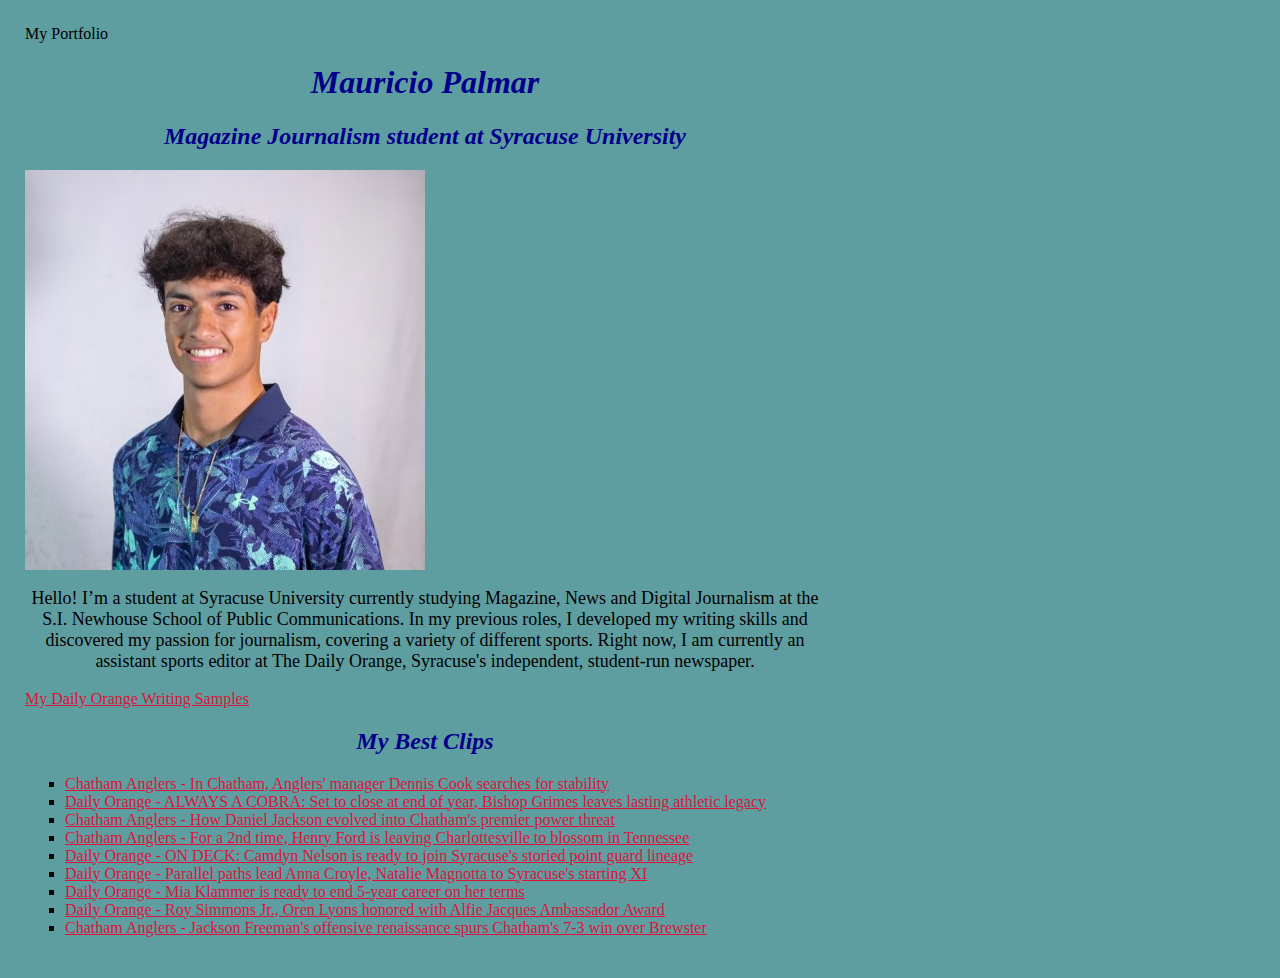
<file: page 1/index.html>
<html>

  <head>
    
    <title>
      Mauricio Palmar's Portfolio Page
    </title>

    <link rel="stylesheet" href="main.css"/>
    
  </head>

  <body>
    <header> My Portfolio</header>

    <h1>Mauricio Palmar</h1>
    <h2>Magazine Journalism student at Syracuse University</h2>

    <img class="image1" src="mpalmarheadshot.jpg" alt="Mauricio Palmar headshot"/>

    <br/>
    
    <p>Hello! I’m a student at Syracuse University currently studying Magazine, News and Digital Journalism at the S.I. Newhouse School of Public Communications. In my previous roles, I developed my writing skills and discovered my passion for journalism, covering a variety of different sports. Right now, I am currently an assistant sports editor at The Daily Orange, Syracuse's independent, student-run newspaper.</p>

    <a href="https://dailyorange.com/writers/mauricio-palmar/" target="_blank">My Daily Orange Writing Samples</a>

    <h2>My Best Clips</h2>
    <ul>
      <li><a href="https://www.chathamanglers.com/chatham-angler-news/2025/2294/In-Chatham,-Anglers'-Manager-Dennis-Cook-Searches-For-Stability" target="_blank">Chatham Anglers - In Chatham, Anglers' manager Dennis Cook searches for stability</a></li>
      <li><a href="https://www.dailyorange.com/2025/05/bishop-grimes-high-school-lasting-legacy-amid-closure/" target="_blank">Daily Orange - ALWAYS A COBRA: Set to close at end of year, Bishop Grimes leaves lasting athletic legacy</a></li>
      <li><a href="https://www.chathamanglers.com/chatham-angler-news/2025/2319/How-Daniel-Jackson-Evolved-Into-Chatham%E2%80%99S-Premier-Power-Threat" target="_blank">Chatham Anglers - How Daniel Jackson evolved into Chatham's premier power threat</a></li>
      <li><a href="https://www.chathamanglers.com/chatham-angler-news/2025/2278/For-A-2nd-Time,-Henry-Ford-Is-Leaving-Charlottesville-To-Blossom-In-Tennessee" target="_blank">Chatham Anglers - For a 2nd time, Henry Ford is leaving Charlottesville to blossom in Tennessee</a></li>
      <li><a href="https://dailyorange.com/2025/10/camdyn-nelson-ready-syracuse-storied-point-guard-lineage/" target="_blank">Daily Orange - ON DECK: Camdyn Nelson is ready to join Syracuse's storied point guard lineage</a></li>
      <li><a href="https://dailyorange.com/2025/09/parallel-paths-anna-croyle-natalie-magnotta-syracuse/" target="_blank">Daily Orange - Parallel paths lead Anna Croyle, Natalie Magnotta to Syracuse's starting XI</a></li>
      <li><a href="https://dailyorange.com/2025/08/mia-klammer-ends-five-year-career-her-terms/" target="_blank">Daily Orange - Mia Klammer is ready to end 5-year career on her terms</a></li>
      <li><a href="https://dailyorange.com/2025/09/syracuse-alfie-jacques-award-dinner-oren-lyons-roy-simmons-jr/" target="_blank">Daily Orange - Roy Simmons Jr., Oren Lyons honored with Alfie Jacques Ambassador Award</a></li>
      <li><a href="https://www.chathamanglers.com/chatham-angler-news/2025/2304/Jackson-Freeman%E2%80%99S-Offensive-Renaissance-Spurs-Chatham'S-7-3-Win-Over-Brewster" target="_blank">Chatham Anglers - Jackson Freeman's offensive renaissance spurs Chatham's 7-3 win over Brewster</a></li>
    </ul>
    
  </body>
  
</html>
</file>
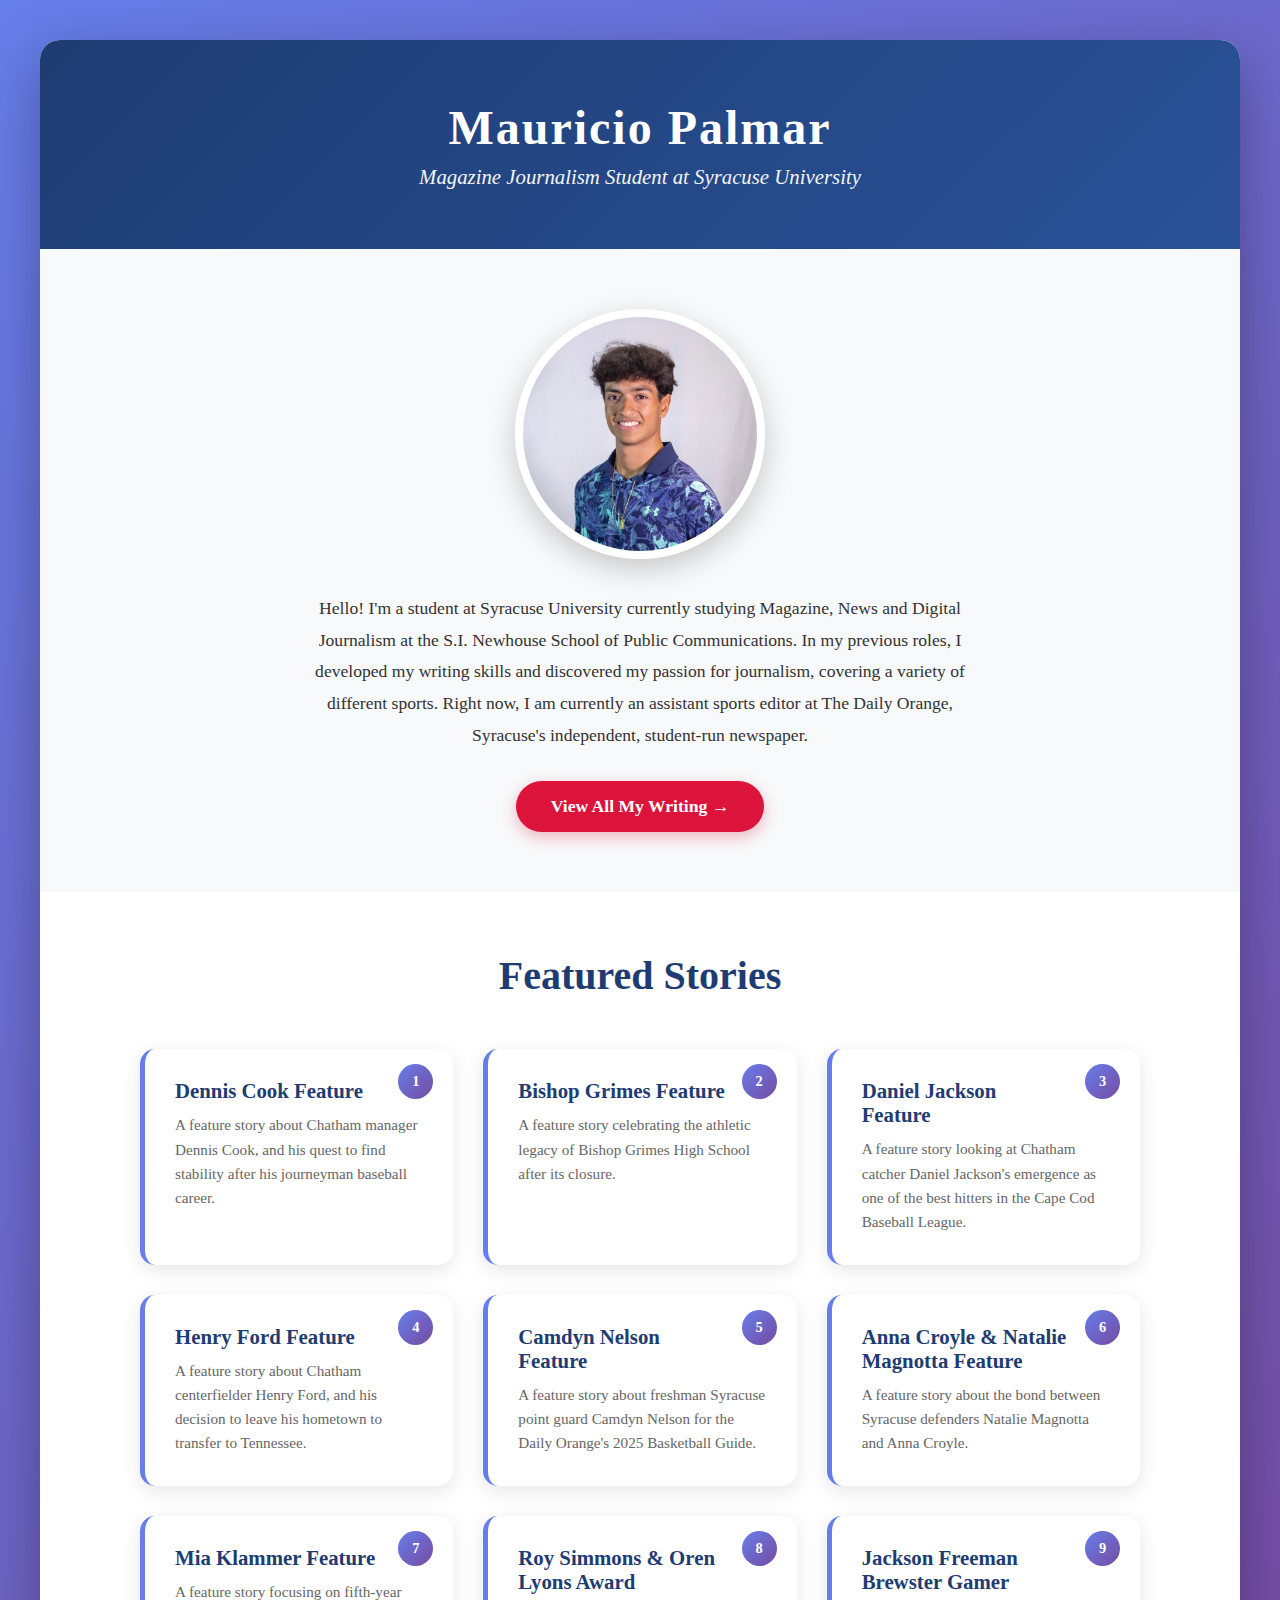
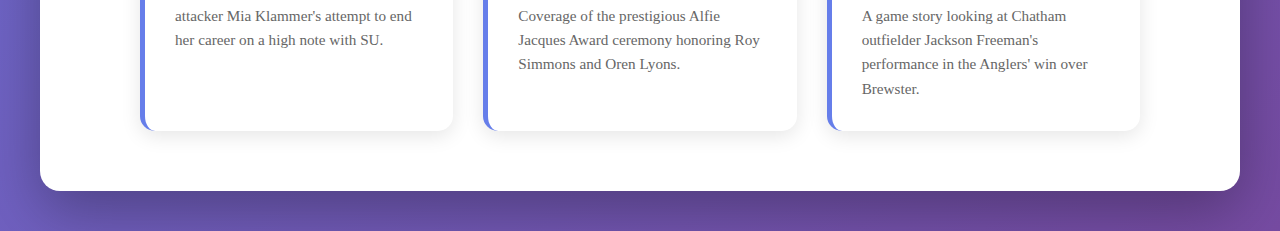
<file: page2/index.html>
<!DOCTYPE html>
<html lang="en">
<head>
    <meta charset="UTF-8">
    <meta name="viewport" content="width=device-width, initial-scale=1.0">
    <title>Mauricio Palmar's Portfolio</title>
    <style>
        * {
            margin: 0;
            padding: 0;
            box-sizing: border-box;
        }

        body {
            font-family: 'Georgia', 'Times New Roman', serif;
            background: linear-gradient(135deg, #667eea 0%, #764ba2 100%);
            min-height: 100vh;
            padding: 40px 20px;
        }

        .container {
            max-width: 1200px;
            margin: 0 auto;
            background: white;
            border-radius: 20px;
            box-shadow: 0 20px 60px rgba(0, 0, 0, 0.3);
            overflow: hidden;
        }

        .header {
            background: linear-gradient(135deg, #1e3c72 0%, #2a5298 100%);
            color: white;
            padding: 60px 40px;
            text-align: center;
        }

        .header h1 {
            font-size: 3em;
            margin-bottom: 10px;
            font-weight: 800;
            letter-spacing: 2px;
        }

        .header h2 {
            font-size: 1.3em;
            font-weight: 300;
            opacity: 0.95;
            font-style: italic;
        }

        .profile-section {
            padding: 60px 40px;
            text-align: center;
            background: #f8f9fa;
        }

        .profile-image {
            width: 250px;
            height: 250px;
            border-radius: 50%;
            object-fit: cover;
            border: 8px solid white;
            box-shadow: 0 10px 30px rgba(0, 0, 0, 0.2);
            margin-bottom: 30px;
        }

        .bio {
            max-width: 700px;
            margin: 0 auto 30px;
            font-size: 1.1em;
            line-height: 1.8;
            color: #333;
        }

        .cta-button {
            display: inline-block;
            padding: 15px 35px;
            background: #dc143c;
            color: white;
            text-decoration: none;
            border-radius: 50px;
            font-size: 1.1em;
            font-weight: 600;
            transition: all 0.3s ease;
            box-shadow: 0 5px 15px rgba(220, 20, 60, 0.3);
        }

        .cta-button:hover {
            background: #a01029;
            transform: translateY(-2px);
            box-shadow: 0 8px 20px rgba(220, 20, 60, 0.4);
        }

        .gallery-section {
            padding: 60px 40px;
        }

        .section-title {
            text-align: center;
            font-size: 2.5em;
            color: #1e3c72;
            margin-bottom: 50px;
            font-weight: 700;
        }

        .gallery-grid {
            display: grid;
            grid-template-columns: repeat(auto-fit, minmax(300px, 1fr));
            gap: 30px;
            max-width: 1000px;
            margin: 0 auto;
        }

        .gallery-item {
            background: white;
            border-radius: 15px;
            padding: 30px;
            box-shadow: 0 5px 20px rgba(0, 0, 0, 0.1);
            transition: all 0.3s ease;
            border-left: 5px solid #667eea;
            position: relative;
        }

        .gallery-item:hover {
            transform: translateY(-5px);
            box-shadow: 0 10px 30px rgba(0, 0, 0, 0.15);
        }

        .item-number {
            position: absolute;
            top: 15px;
            right: 20px;
            background: linear-gradient(135deg, #667eea 0%, #764ba2 100%);
            color: white;
            width: 35px;
            height: 35px;
            border-radius: 50%;
            display: flex;
            align-items: center;
            justify-content: center;
            font-weight: 700;
            font-size: 0.9em;
        }

        .item-title {
            font-size: 1.3em;
            color: #1e3c72;
            margin-bottom: 10px;
            font-weight: 600;
            padding-right: 40px;
        }

        .item-description {
            color: #666;
            font-size: 0.95em;
            line-height: 1.6;
            font-family: 'Cambria', 'Cochin', Georgia, serif;
        }

        @media (max-width: 768px) {
            .header h1 {
                font-size: 2em;
            }

            .header h2 {
                font-size: 1.1em;
            }

            .gallery-grid {
                grid-template-columns: 1fr;
            }

            .profile-section, .gallery-section {
                padding: 40px 20px;
            }
        }
    </style>
</head>
<body>
    <div class="container">
        <div class="header">
            <h1>Mauricio Palmar</h1>
            <h2>Magazine Journalism Student at Syracuse University</h2>
        </div>

        <div class="profile-section">
            <img src="mpalmarheadshot.jpg" alt="Mauricio Palmar" class="profile-image">
            
            <p class="bio">
                Hello! I'm a student at Syracuse University currently studying Magazine, News and Digital Journalism at the S.I. Newhouse School of Public Communications. In my previous roles, I developed my writing skills and discovered my passion for journalism, covering a variety of different sports. Right now, I am currently an assistant sports editor at The Daily Orange, Syracuse's independent, student-run newspaper.
            </p>

            <a href="https://dailyorange.com/writers/mauricio-palmar/" target="_blank" class="cta-button">
                View All My Writing →
            </a>
        </div>

        <div class="gallery-section">
            <h2 class="section-title">Featured Stories</h2>
            
            <div class="gallery-grid">
                <div class="gallery-item">
                    <div class="item-number">1</div>
                    <h3 class="item-title">Dennis Cook Feature</h3>
                    <p class="item-description">A feature story about Chatham manager Dennis Cook, and his quest to find stability after his journeyman baseball career.</p>
                </div>

                <div class="gallery-item">
                    <div class="item-number">2</div>
                    <h3 class="item-title">Bishop Grimes Feature</h3>
                    <p class="item-description">A feature story celebrating the athletic legacy of Bishop Grimes High School after its closure.</p>
                </div>

                <div class="gallery-item">
                    <div class="item-number">3</div>
                    <h3 class="item-title">Daniel Jackson Feature</h3>
                    <p class="item-description">A feature story looking at Chatham catcher Daniel Jackson's emergence as one of the best hitters in the Cape Cod Baseball League.</p>
                </div>

                <div class="gallery-item">
                    <div class="item-number">4</div>
                    <h3 class="item-title">Henry Ford Feature</h3>
                    <p class="item-description">A feature story about Chatham centerfielder Henry Ford, and his decision to leave his hometown to transfer to Tennessee.</p>
                </div>

                <div class="gallery-item">
                    <div class="item-number">5</div>
                    <h3 class="item-title">Camdyn Nelson Feature</h3>
                    <p class="item-description">A feature story about freshman Syracuse point guard Camdyn Nelson for the Daily Orange's 2025 Basketball Guide.</p>
                </div>

                <div class="gallery-item">
                    <div class="item-number">6</div>
                    <h3 class="item-title">Anna Croyle & Natalie Magnotta Feature</h3>
                    <p class="item-description">A feature story about the bond between Syracuse defenders Natalie Magnotta and Anna Croyle.</p>
                </div>

                <div class="gallery-item">
                    <div class="item-number">7</div>
                    <h3 class="item-title">Mia Klammer Feature</h3>
                    <p class="item-description">A feature story focusing on fifth-year attacker Mia Klammer's attempt to end her career on a high note with SU.</p>
                </div>

                <div class="gallery-item">
                    <div class="item-number">8</div>
                    <h3 class="item-title">Roy Simmons & Oren Lyons Award</h3>
                    <p class="item-description">Coverage of the prestigious Alfie Jacques Award ceremony honoring Roy Simmons and Oren Lyons.</p>
                </div>

                <div class="gallery-item">
                    <div class="item-number">9</div>
                    <h3 class="item-title">Jackson Freeman Brewster Gamer</h3>
                    <p class="item-description">A game story looking at Chatham outfielder Jackson Freeman's performance in the Anglers' win over Brewster.</p>
                </div>
            </div>
        </div>
    </div>
</body>
</html>
</file>
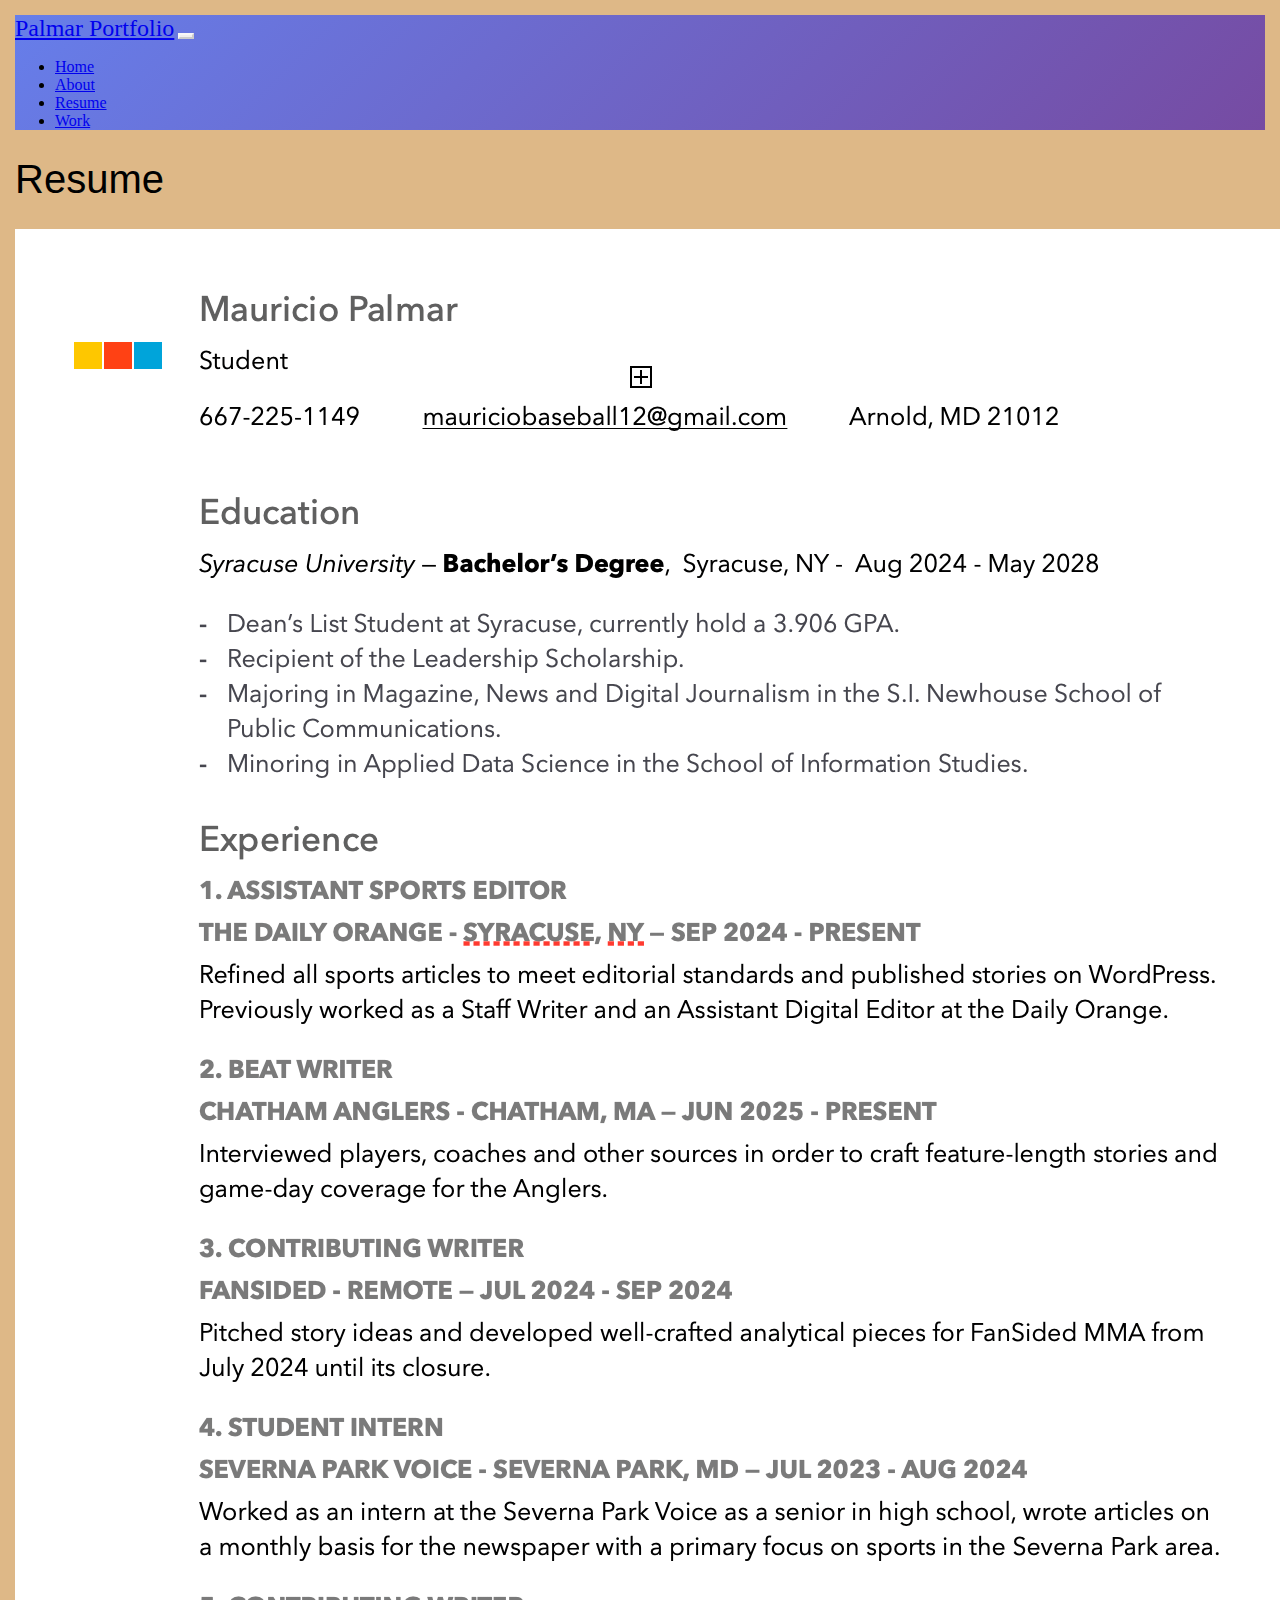
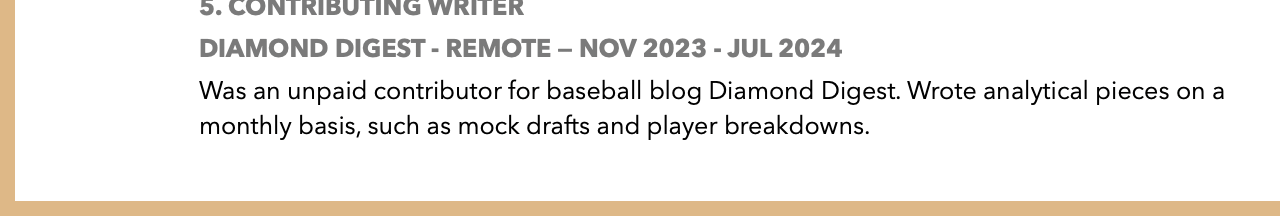
<file: assignment9/Resume/index.html>
<html>
    <head>
        <title>A New Page</title>
        <link rel="stylesheet" href="../style.css">

        <link href="https://cdn.jsdelivr.net/npm/bootstrap@5.3.8/dist/css/bootstrap.min.css" rel="stylesheet" integrity="sha384-sRIl4kxILFvY47J16cr9ZwB07vP4J8+LH7qKQnuqkuIAvNWLzeN8tE5YBujZqJLB" crossorigin="anonymous">
    </head>

<nav class="navbar navbar-expand-lg" style="background: linear-gradient(135deg, #667eea 0%, #764ba2 100%);">
        <div class="container-fluid">
            <a class="navbar-brand text-white fw-bold" href="#" style="font-size: 1.5rem;">Palmar Portfolio</a>
            <button class="navbar-toggler" type="button" data-bs-toggle="collapse" data-bs-target="#navbarSupportedContent" aria-controls="navbarSupportedContent"aria-expanded="false" aria-label="Toggle navigation" style="border-color: rgba(255,255,255,0.5);">
            <span class="navbar-toggler-icon" style="filter: brightness(0) invert(1);"></span>
        </button>
    <div class="collapse navbar-collapse" id="navbarSupportedContent">
    <ul class="navbar-nav ms-auto mb-2 mb-lg-0">
        <li class="nav-item">
          <a class="nav-link text-white active" aria-current="page" href="../index.html" style="font-weight: 500; transition: all 0.3s;" onmouseover="this.style.backgroundColor='rgba(255,255,255,0.2)'; this.style.borderRadius='5px'" onmouseout="this.style.backgroundColor='transparent'">Home</a>
        </li>
        <li class="nav-item">
          <a class="nav-link text-white" href="../About/index.html" style="font-weight: 500; transition: all 0.3s;" onmouseover="this.style.backgroundColor='rgba(255,255,255,0.2)'; this.style.borderRadius='5px'" onmouseout="this.style.backgroundColor='transparent'">About</a>
        </li>
        <li class="nav-item">
          <a class="nav-link text-white" href="index.html" style="font-weight: 500; transition: all 0.3s;" onmouseover="this.style.backgroundColor='rgba(255,255,255,0.2)'; this.style.borderRadius='5px'" onmouseout="this.style.backgroundColor='transparent'">Resume</a>
        </li>
        <li class="nav-item">
          <a class="nav-link text-white" href="../Work/index.html" style="font-weight: 500; transition: all 0.3s;" onmouseover="this.style.backgroundColor='rgba(255,255,255,0.2)'; this.style.borderRadius='5px'" onmouseout="this.style.backgroundColor='transparent'">Work</a>
        </li>
    </ul>
    </div>
  </div>
</nav>
    <body>
        <h1 class= montserrat-thebus>Resume</h1>

        <p>
            <img src ="resume.png" class=img-fluid
        </p>
    </body>
</html>
</file>
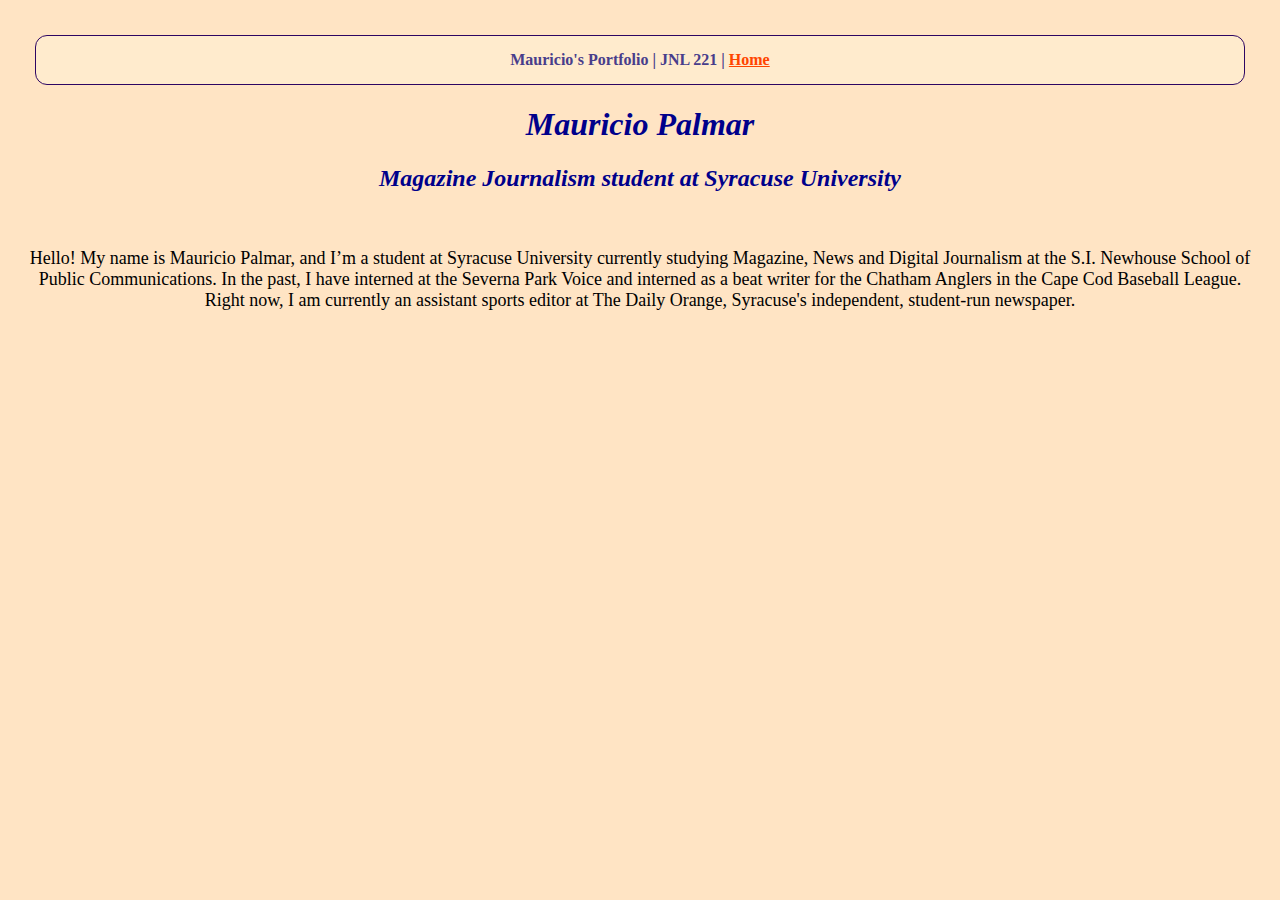
<file: page1/About/index.html>
<html>

  <head>
    
    <title>
      Mauricio Palmar's Portfolio Page
    </title>

    <link rel="stylesheet" href="../main.css">
    
  </head>

  <body>
    <header> Mauricio's Portfolio | JNL 221 | <a href="../index.html">Home</a></header>

    <h1>Mauricio Palmar</h1>
    <h2>Magazine Journalism student at Syracuse University</h2>

    <br/>
    
    <p>Hello! My name is Mauricio Palmar, and I’m a student at Syracuse University currently studying Magazine, News and Digital Journalism at the S.I. Newhouse School of Public Communications. In the past, I have interned at the Severna Park Voice and interned as a beat writer for the Chatham Anglers in the Cape Cod Baseball League. Right now, I am currently an assistant sports editor at The Daily Orange, Syracuse's independent, student-run newspaper.</p>
    
  </body>
  
</html>
</file>
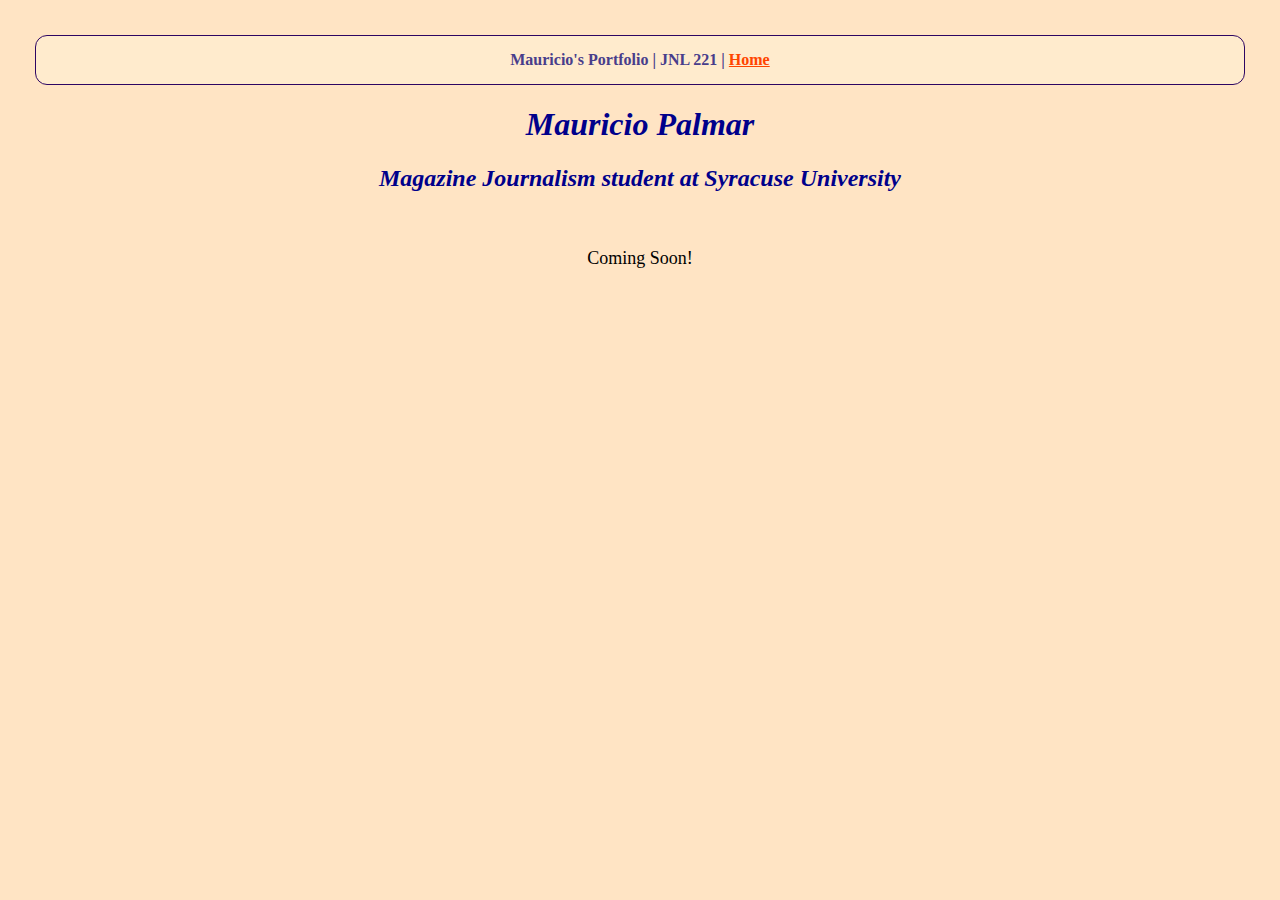
<file: page1/Assignments/index.html>
<html>

  <head>
    
    <title>
      Mauricio Palmar's Portfolio Page
    </title>

    <link rel="stylesheet" href="../main.css">
    
  </head>

  <body>
    <header> Mauricio's Portfolio | JNL 221 | <a href="../index.html">Home</a></header>

    <h1>Mauricio Palmar</h1>
    <h2>Magazine Journalism student at Syracuse University</h2>

    <br/>
    
    <p>Coming Soon!</p>
    
  </body>
  
</html>
</file>
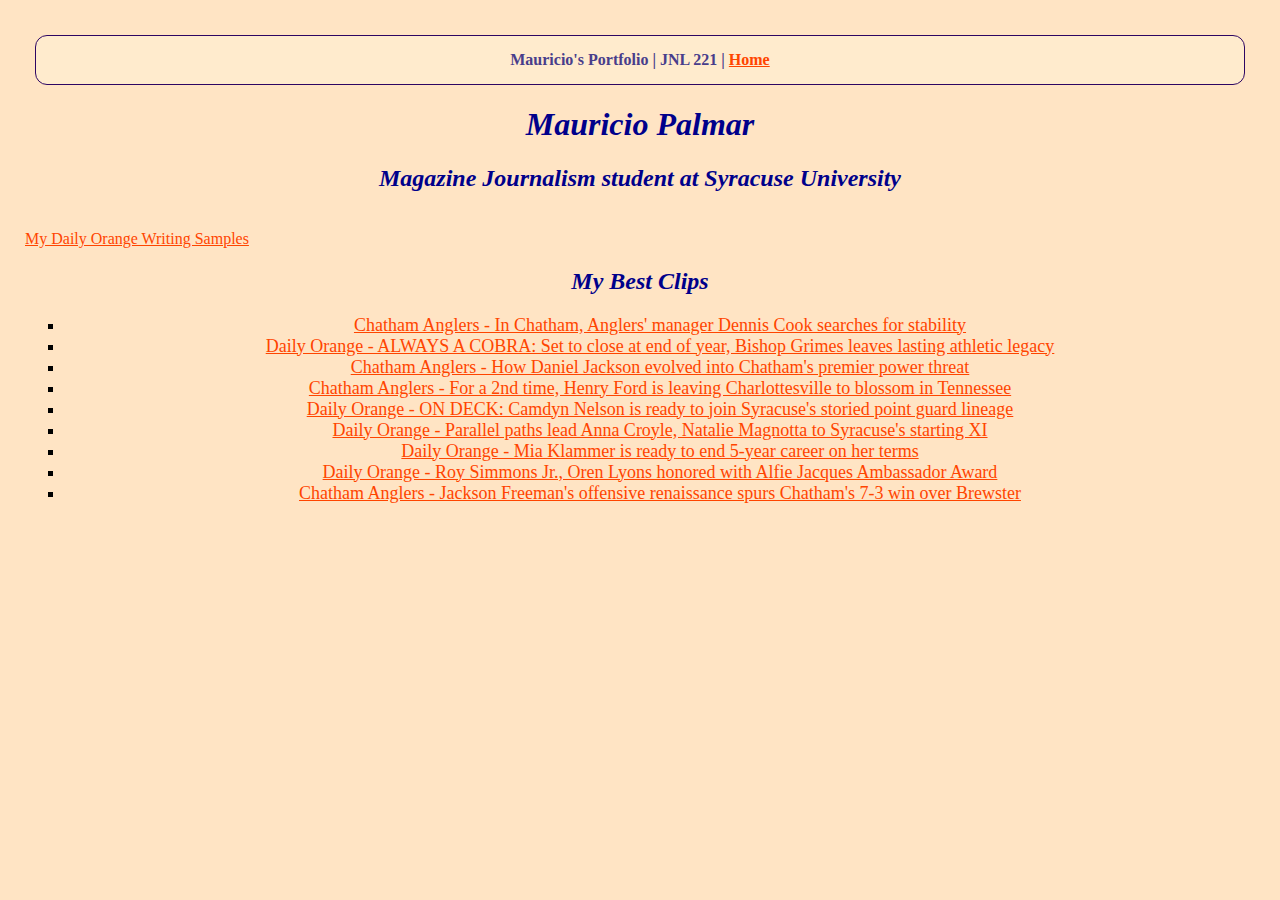
<file: page1/Work/index.html>
<html>

  <head>
    
    <title>
      Mauricio Palmar's Portfolio Page
    </title>

    <link rel="stylesheet" href="../main.css">
    
  </head>

  <body>
    <header> Mauricio's Portfolio | JNL 221 | <a href="../index.html">Home</a></header>

    <h1>Mauricio Palmar</h1>
    <h2>Magazine Journalism student at Syracuse University</h2>

    <br/>

    <a href="https://dailyorange.com/writers/mauricio-palmar/" target="_blank">My Daily Orange Writing Samples</a>

    <h2>My Best Clips</h2>
    <ul>
      <li><a href="https://www.chathamanglers.com/chatham-angler-news/2025/2294/In-Chatham,-Anglers'-Manager-Dennis-Cook-Searches-For-Stability" target="_blank">Chatham Anglers - In Chatham, Anglers' manager Dennis Cook searches for stability</a></li>
      <li><a href="https://www.dailyorange.com/2025/05/bishop-grimes-high-school-lasting-legacy-amid-closure/" target="_blank">Daily Orange - ALWAYS A COBRA: Set to close at end of year, Bishop Grimes leaves lasting athletic legacy</a></li>
      <li><a href="https://www.chathamanglers.com/chatham-angler-news/2025/2319/How-Daniel-Jackson-Evolved-Into-Chatham%E2%80%99S-Premier-Power-Threat" target="_blank">Chatham Anglers - How Daniel Jackson evolved into Chatham's premier power threat</a></li>
      <li><a href="https://www.chathamanglers.com/chatham-angler-news/2025/2278/For-A-2nd-Time,-Henry-Ford-Is-Leaving-Charlottesville-To-Blossom-In-Tennessee" target="_blank">Chatham Anglers - For a 2nd time, Henry Ford is leaving Charlottesville to blossom in Tennessee</a></li>
      <li><a href="https://dailyorange.com/2025/10/camdyn-nelson-ready-syracuse-storied-point-guard-lineage/" target="_blank">Daily Orange - ON DECK: Camdyn Nelson is ready to join Syracuse's storied point guard lineage</a></li>
      <li><a href="https://dailyorange.com/2025/09/parallel-paths-anna-croyle-natalie-magnotta-syracuse/" target="_blank">Daily Orange - Parallel paths lead Anna Croyle, Natalie Magnotta to Syracuse's starting XI</a></li>
      <li><a href="https://dailyorange.com/2025/08/mia-klammer-ends-five-year-career-her-terms/" target="_blank">Daily Orange - Mia Klammer is ready to end 5-year career on her terms</a></li>
      <li><a href="https://dailyorange.com/2025/09/syracuse-alfie-jacques-award-dinner-oren-lyons-roy-simmons-jr/" target="_blank">Daily Orange - Roy Simmons Jr., Oren Lyons honored with Alfie Jacques Ambassador Award</a></li>
      <li><a href="https://www.chathamanglers.com/chatham-angler-news/2025/2304/Jackson-Freeman%E2%80%99S-Offensive-Renaissance-Spurs-Chatham'S-7-3-Win-Over-Brewster" target="_blank">Chatham Anglers - Jackson Freeman's offensive renaissance spurs Chatham's 7-3 win over Brewster</a></li>
    </ul>
    
  </body>
  
</html>
</file>
<file: page 1/main.css>
h1{
    font-family:Georgia, 'Times New Roman', Times, serif; font-size: xx-large;
    text-align: center;
    color:darkblue;
    font-weight: 800;
    font-style: italic
}

h2{
    text-align: center;
    font-style: italic;
    color:darkblue;
}

body {
    background-color: cadetblue;
    margin: 20px;
    padding: 5;
    max-width: 800px;
}

p {
    font-size: 18px;
    font-family: Cambria, Cochin, Georgia, Times, 'Times New Roman', serif;
    text-align: center;
}

a {
    color:crimson;
}

li{
    list-style: square;
}

img{
    display: inline-block;
    margin-left: auto;
    margin-right:auto;
}
</file>
<file: assignment9/style.css>
body {
    font-family: Georgia, 'Times New Roman', Times, serif;
    padding: 15px;
    margin: 0;
    background-color: burlywood;
}
h1 {font-family: 'Franklin Gothic Medium', 'Arial Narrow', Arial, sans-serif;

    font-size: 40px;
}

h2 {
    font-family: 'Gill Sans', 'Gill Sans MT', Calibri, 'Trebuchet MS', sans-serif;
    font-size: 30px;
    color: darkblue;
}

p {
    font-family: 'Lucida Sans', 'Lucida Sans Regular', 'Lucida Grande', 'Lucida Sans Unicode', Geneva, Verdana, sans-serif;

    font-size: 19px;
}


.montserrat-thebus {
  font-family: "Montserrat", sans-serif;
  font-optical-sizing: auto;
  font-weight: 200;
  font-style: normal;
}
</file>
<file: page1/main.css>
header {
    border: 1px solid #2d0562;
    border-radius: 12px;
    margin-left: 10px;
    margin-right: 10px;
    margin-top: 10px;
    margin-bottom: 10px;
    padding: 15px;
    background-color:blanchedalmond;
    color: darkslateblue;
    text-align: center;
    font-weight: 600;
}

h1{
    font-family:Georgia, 'Times New Roman', Times, serif; font-size: xx-large;
    text-align: center;
    color:darkblue;
    font-weight: 800;
    font-style: italic
}

h2{
    text-align: center;
    font-style: italic;
    color:darkblue;
}

body {
    background-color:bisque;
    margin: 20px;
    padding: 5;
}

p {
    font-size: 18px;
    font-family: Cambria, Cochin, Georgia, Times, 'Times New Roman', serif;
    text-align: center;
}

a {
    color: orangered;
}

li{
    list-style: square;
    text-align: center;
    font-size: 18px;
}

img{
    display: inline-block;
    margin-left: auto;
    margin-right:auto;
}

.image1 {
    width: 400px;
    float: right;
    margin-left: 10px;
    margin-right: 10px;
    margin-top: 10px;
    margin-bottom: 10px;
    border-radius: 50px;
}
</file>
